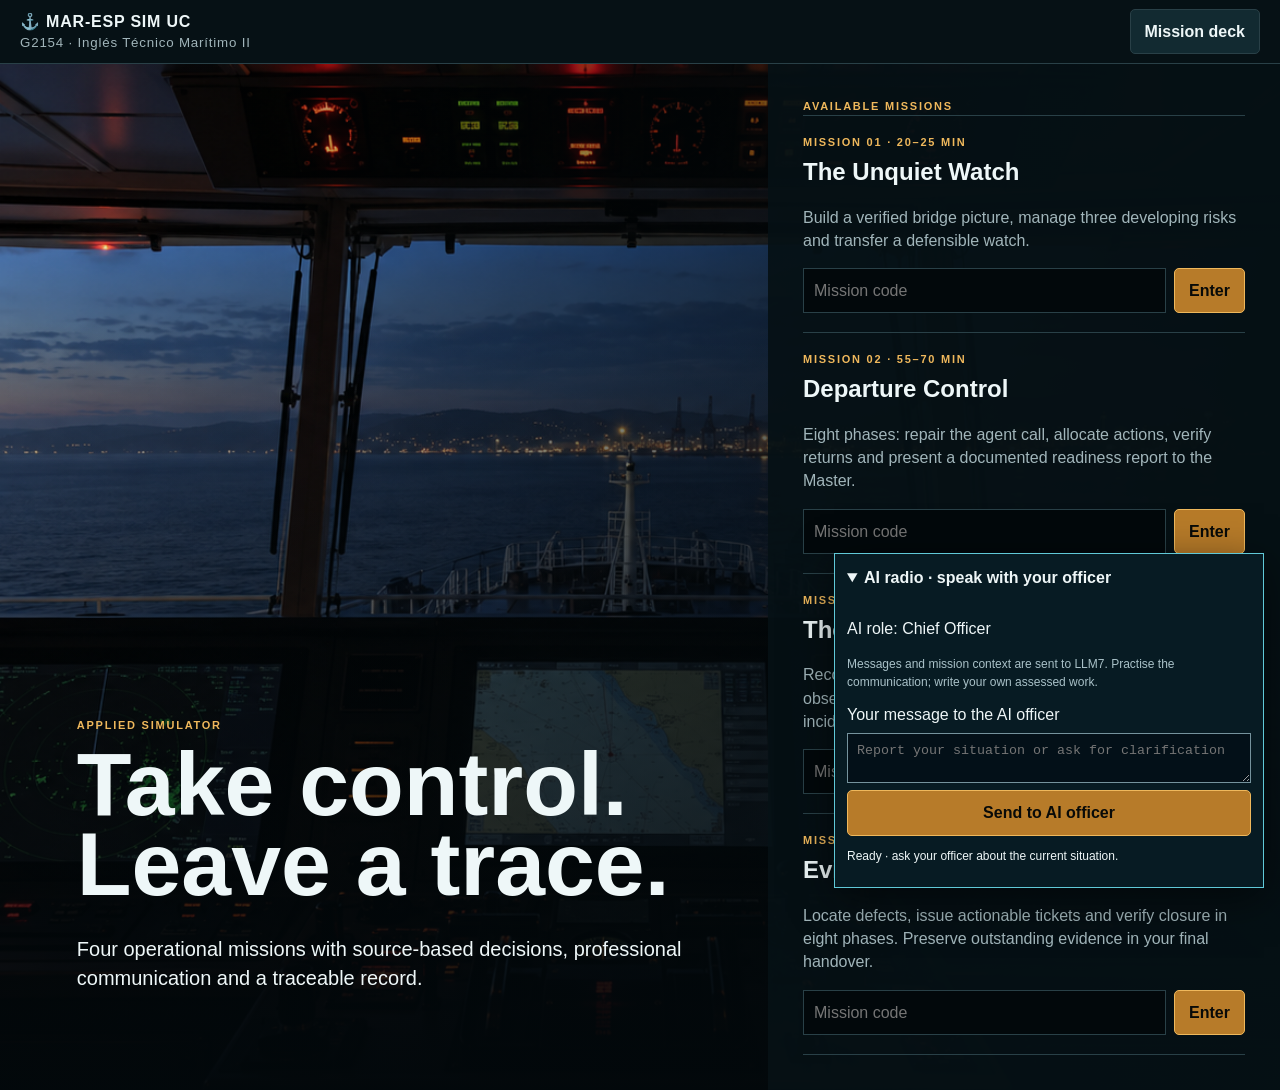
<file: itm2-missions/index.html>
<!doctype html><html lang="en"><head><meta charset="utf-8"><meta name="viewport" content="width=device-width,initial-scale=1"><script>if(["m2","m3","m4"].includes(new URLSearchParams(location.search).get("mission")))location.replace("operations.html"+location.search);</script><title>MAR-ESP SIM UC · ITM II</title><style>
:root{--bg:#02080b;--p:#08171b;--p2:#10252b;--line:#294047;--ink:#eef7f8;--muted:#a1b5ba;--cyan:#78d8df;--green:#7bd49d;--amber:#efb85c;--red:#e66b61}*{box-sizing:border-box}html,body{margin:0;background:var(--bg);color:var(--ink);font:16px/1.45 Inter,Arial,sans-serif}.screen{display:none;min-height:100vh}.screen.active{display:block}.hidden{display:none!important}button,input{font:inherit}.btn{border:1px solid var(--line);border-radius:5px;background:#122a31;color:var(--ink);padding:10px 14px;font-weight:750;cursor:pointer}.btn:hover{border-color:var(--cyan)}.btn.primary{background:#b77b29;border-color:var(--amber);color:#080a08}.btn:disabled{opacity:.4}.top{height:64px;display:flex;align-items:center;justify-content:space-between;padding:0 20px;background:#061115;border-bottom:1px solid var(--line);position:relative;z-index:30}.brand{font-weight:900;letter-spacing:.05em}.brand small{display:block;color:var(--muted);font-weight:400}.eyebrow{font-size:11px;text-transform:uppercase;letter-spacing:.16em;color:var(--amber);font-weight:850}.home{min-height:calc(100vh - 64px);display:grid;grid-template-columns:1.2fr .8fr;background:linear-gradient(90deg,transparent,#02080be8),url('assets/bridge-watch.jpg') center/cover}.hero{padding:6vw;display:flex;flex-direction:column;justify-content:flex-end;background:linear-gradient(0deg,#02080bf5,transparent 75%)}.hero h1{font-size:clamp(48px,7vw,90px);line-height:.9;margin:10px 0}.hero p{max-width:650px;font-size:20px}.deck{padding:35px;background:#061115ee;display:flex;flex-direction:column;justify-content:center}.card{border-top:1px solid var(--line);padding:19px 0}.card:last-child{border-bottom:1px solid var(--line)}.card h2{margin:4px 0}.card p{color:var(--muted)}.code{display:grid;grid-template-columns:1fr auto;gap:8px}.code input{background:#02080b;border:1px solid var(--line);color:var(--ink);padding:10px}.brief{min-height:calc(100vh - 64px);display:grid;place-items:center;padding:24px;background:linear-gradient(135deg,#0b2026,#02080b)}.briefbox{width:min(930px,100%);padding:50px;background:var(--p);border:1px solid var(--line);border-left:5px solid var(--amber)}.briefbox h1{font-size:clamp(45px,7vw,76px);line-height:.92;margin:12px 0}.briefgrid{display:grid;grid-template-columns:1fr 1fr;gap:15px;margin:25px 0}.briefgrid div{border-top:1px solid var(--line);padding-top:10px}.briefgrid b{color:var(--cyan);display:block}.briefgrid span{color:var(--muted)}
.sim{height:calc(100vh - 64px);display:grid;grid-template-columns:285px 1fr 315px;overflow:hidden}.rail,.lograil{background:#061115;padding:18px;overflow:auto}.rail{border-right:1px solid var(--line)}.lograil{border-left:1px solid var(--line)}.rail h1{margin:5px 0}.clock{font:800 25px monospace;color:var(--amber);margin:15px 0 4px}.progress{height:7px;background:#172a30;margin-bottom:18px}.progress i{display:block;height:100%;background:var(--green);transition:.3s}.objective{padding:12px;background:var(--p2);border-left:3px solid var(--amber);margin-bottom:14px}.steps{display:grid;gap:7px}.step{color:var(--muted);font-size:14px}.step:before{content:'○';color:var(--amber);margin-right:8px}.step.done{color:#ddf5e5}.step.done:before{content:'✓';color:var(--green)}.meter{height:9px;background:#1b2c31;margin-top:8px}.meter i{display:block;height:100%;background:linear-gradient(90deg,var(--green),var(--amber),var(--red))}.stage{overflow:auto;background:linear-gradient(#02080b4d,#02080ba8),url('assets/bridge-watch.jpg') center/cover}.stage.office{background-image:linear-gradient(#02080b5c,#02080bd8),url('assets/radio-room.jpg')}.workspace{min-height:100%;padding:22px}.stage h2{font-size:31px;margin:3px 0 14px}.panels{display:grid;grid-template-columns:1fr 1fr;gap:12px}.panel,.event,.final{background:#061115ef;border:1px solid var(--line);padding:16px}.panel{min-height:155px}.panel h3,.event h3{margin:4px 0 8px}.data{white-space:pre-line;color:var(--cyan);font:700 14px monospace}.event{margin-top:13px;border-color:#826a3f}.event.alert{border-color:var(--red)}.choices{display:grid;gap:8px;margin-top:12px}.choice{text-align:left}.choice span{display:block;color:var(--muted);font-size:13px}.dispatch{display:grid;grid-template-columns:repeat(2,1fr);gap:9px}.case{background:var(--p);border:1px solid var(--line);padding:11px}.case.ok{border-color:var(--green)}.case h4{margin:0}.case small{color:var(--muted)}.log{display:grid;gap:10px}.entry{border-left:2px solid var(--line);padding-left:10px}.entry b{font-size:13px;display:block}.entry span{font-size:13px;color:var(--muted)}.line{padding:9px;background:#071418;border-left:3px solid var(--green);margin-top:7px}.debrief{padding:30px;min-height:calc(100vh - 64px)}.debrief>div{max-width:1050px;margin:auto}.debrief h1{font-size:clamp(45px,6vw,75px)}.scores{display:grid;grid-template-columns:repeat(3,1fr);gap:12px}.score,.packet{background:var(--p);border:1px solid var(--line);padding:17px}.score{border-top:3px solid var(--cyan)}.score b{font-size:31px;display:block}.toast{position:fixed;top:76px;left:50%;transform:translateX(-50%);background:var(--p2);border:1px solid var(--line);padding:11px 15px;opacity:0;z-index:100;pointer-events:none}.toast.show{opacity:1}@media(max-width:1000px){.sim{grid-template-columns:240px 1fr}.lograil{display:none}}@media(max-width:700px){.home,.sim{grid-template-columns:1fr}.hero{min-height:52vh}.briefgrid,.panels,.scores,.dispatch{grid-template-columns:1fr}.sim{height:auto}.rail{border:0}.stage{min-height:700px}.top{height:auto;padding:9px 12px}.brand small{display:none}}
.formgrid{display:grid;grid-template-columns:repeat(2,1fr);gap:12px}.field{display:grid;gap:5px}.field label{font-weight:750}.field select,.field textarea{width:100%;background:#02080b;color:var(--ink);border:1px solid var(--line);padding:10px}.field textarea{min-height:230px;resize:vertical}.production{background:#061115f2;border:1px solid var(--line);padding:18px}.scaffold{display:grid;grid-template-columns:repeat(3,1fr);gap:7px;margin:12px 0}.scaffold span{padding:8px;background:var(--p2);border-left:2px solid var(--cyan);font-size:13px}.ai-review{margin-top:12px;padding:14px;background:#0c2026;border:1px solid var(--line);white-space:pre-wrap}.wordcount{color:var(--amber);font:700 13px monospace}@media(max-width:700px){.formgrid,.scaffold{grid-template-columns:1fr}}.chat{display:grid;gap:9px;max-height:330px;overflow:auto;margin:12px 0}.bubble{max-width:88%;padding:10px 12px;background:#10272e;border:1px solid var(--line)}.bubble.agent{justify-self:start;border-left:3px solid var(--cyan)}.bubble.student{justify-self:end;border-right:3px solid var(--amber)}.chatrow{display:grid;grid-template-columns:1fr auto;gap:8px}.chatrow input{background:#02080b;color:var(--ink);border:1px solid var(--line);padding:10px}</style></head><body><header class="top"><div class="brand">⚓ MAR-ESP SIM UC<small>G2154 · Inglés Técnico Marítimo II</small></div><button class="btn" data-home>Mission deck</button></header>
<main id="home" class="screen active"><section class="home"><div class="hero"><div class="eyebrow">Applied simulator</div><h1>Take control.<br>Leave a trace.</h1><p>Four operational missions with source-based decisions, professional communication and a traceable record.</p></div><aside class="deck"><div class="eyebrow">Available missions</div><div id="list"></div></aside></section></main>
<main id="brief" class="screen"><section class="brief"><div id="briefbox" class="briefbox"></div></section></main>
<main id="mission" class="screen"><section class="sim"><aside class="rail"><div class="eyebrow" id="mno"></div><h1 id="mname"></h1><p id="role"></p><div class="clock" id="clock">00:00</div><div class="progress"><i id="progress"></i></div><div class="objective"><b>CURRENT OBJECTIVE</b><div id="objective"></div></div><div id="steps" class="steps"></div><div class="eyebrow" style="margin-top:18px">Operational exposure</div><div class="meter"><i id="risk"></i></div></aside><section id="stage" class="stage"><div class="workspace"><div class="eyebrow" id="zone"></div><h2 id="title"></h2><div id="body"></div></div></section><aside class="lograil"><div class="eyebrow">Trace</div><h2>Operational log</h2><div id="log" class="log"></div></aside></section></main>
<main id="debrief" class="screen"><section class="debrief"><div><div class="eyebrow">After-action review</div><h1 id="dtitle"></h1><p>This review records the operational path. It does not infer language learning or professional competence.</p><div id="scores" class="scores"></div><div id="packet" class="packet" style="margin-top:14px"></div><div style="display:flex;gap:8px;margin-top:15px"><button class="btn primary" data-home>Return</button><button class="btn" onclick="window.print()">Print / PDF</button><button class="btn" id="replay">Replay</button></div></div></section></main><div id="toast" class="toast"></div>
<script src="../assets/ai-dialogue-policy.js?v=20260922b"></script><script src="../assets/maritime-ai.js?v=20260922b"></script><script>
const M={m1:{code:'mision1',no:'MISSION 01',title:'The Unquiet Watch',time:'20–25 min',role:'Relieving watchkeeper',summary:'Build a verified bridge picture, manage three developing risks and transfer a defensible watch.'},m2:{code:'mision2',no:'MISSION 02',title:'Departure Control',time:'20–25 min',role:'Deck operations coordinator',summary:'Coordinate access, documentation and deck safety while a weather front compresses the departure window.'}};const $=s=>document.querySelector(s),$$=s=>[...document.querySelectorAll(s)];let a={id:null,score:0,risk:25,logs:[],start:0,timer:null,pre:{},post:{},draft:'',agentTurns:[],m1:{seen:[],selected:[]},m2:{at:0,orders:[]}};const q=new URLSearchParams(location.search),participant=q.get('participant')||'local';function show(x){$$('.screen').forEach(n=>n.classList.remove('active'));$('#'+x).classList.add('active')}function toast(x){$('#toast').textContent=x;$('#toast').classList.add('show');setTimeout(()=>$('#toast').classList.remove('show'),2200)}function log(x,y,g='neutral'){a.logs.push({t:new Date().toLocaleTimeString([],{hour:'2-digit',minute:'2-digit'}),x,y,g});$('#log').innerHTML=a.logs.map(z=>`<div class="entry"><b>${z.t} · ${z.x}</b><span>${z.y}</span></div>`).join('')}function risk(v){a.risk=Math.max(0,Math.min(100,v));$('#risk').style.width=a.risk+'%'}function phase(n,x){$('#progress').style.width=n*20+'%';$('#objective').textContent=x}function done(x){$('#'+x)?.classList.add('done')}function clock(){clearInterval(a.timer);a.start=Date.now();a.timer=setInterval(()=>{let s=Math.floor((Date.now()-a.start)/1000);$('#clock').textContent=String(Math.floor(s/60)).padStart(2,'0')+':'+String(s%60).padStart(2,'0')},1000)}Object.assign(M,{m3:{code:'mision3',no:'MISSION 03',title:'The Missing Target',time:'60–80 min',role:'Evidence analyst',summary:'Reconstruct traffic evidence in eight phases, distinguish observations from later findings and prepare a sourced incident report.'},m4:{code:'mision4',no:'MISSION 04',title:'Evidence Before Clearance',time:'60–80 min',role:'Inspection coordinator',summary:'Locate defects, issue actionable tickets and verify closure in eight phases. Preserve outstanding evidence in your final handover.'}});M.m2.time='55–70 min';M.m2.summary='Eight phases: repair the agent call, allocate actions, verify returns and present a documented readiness report to the Master.';function renderList(){$('#list').innerHTML=Object.entries(M).map(([id,m])=>`<article class="card"><div class="eyebrow">${m.no} · ${m.time}</div><h2>${m.title}</h2><p>${m.summary}</p><div class="code"><input id="c-${id}" type="password" placeholder="Mission code"><button class="btn primary" data-enter="${id}">Enter</button></div></article>`).join('')}function enter(id){if(id!=='m1'){const params=new URLSearchParams(location.search);params.set('mission',id);location.href='operations.html?'+params;return;}let v=$('#c-'+id).value.trim().toLowerCase();if(v!==M[id].code&&v!=='unicantest')return toast('Use '+M[id].code+' or unicantest.');a.id=id;let m=M[id];$('#briefbox').innerHTML=`<div class="eyebrow">${m.no} · ${m.time}</div><h1>${m.title}</h1><p>${m.summary}</p><div class="briefgrid"><div><b>Your role</b><span>${m.role}</span></div><div><b>Operational outcome</b><span>A traceable handover or departure decision.</span></div><div><b>Activity pattern</b><span>Five changing phases, not a classroom listening or writing worksheet.</span></div><div><b>Completion</b><span>Resolve events and close the final operational chain.</span></div></div><button class="btn primary" id="launch">Start mission</button>`;show('brief')}function begin(){a.score=0;a.risk=25;a.logs=[];a.pre={};a.post={};a.draft='';a.agentTurns=[];a.aiConversation=[];a.aiRun=(a.aiRun||0)+1;show('mission');window.resetMissionAI?.();let m=M[a.id];$('#mno').textContent=m.no;$('#mname').textContent=m.title;$('#role').textContent=m.role;$('#stage').className='stage '+(a.id==='m2'?'office':'');readiness()}
const systems={radar:['Radar / ARPA','CONTACT A: CPA 0.7 NM · TCPA 14 min\nCONTACT B: opening'],position:['Position / route','43°27.6′N 003°47.2′W\nCOG 184° · SOG 8.4 kn · XTE 0.03'],weather:['Weather / visual','Visibility 3.0 NM and falling\nWind SW 18 kn · 1006 hPa'],orders:['Standing orders','Call Master if visibility < 2 NM\nLog CPA below 0.5 NM']};function steps1(){$('#steps').innerHTML='<span id="a1" class="step">Cross-check four sources</span><span id="a2" class="step">Resolve traffic risk</span><span id="a3" class="step">Act on visibility threshold</span><span id="a4" class="step">Resolve position conflict</span><span id="a5" class="step">Transfer the watch</span>'}function start1(){a.m1={seen:[],selected:[]};steps1();phase(1,'Cross-check four independent sources before accepting the watch.');$('#zone').textContent='Bridge · 07:48';$('#title').textContent='Relief due in twelve minutes';$('#body').innerHTML=`<div class="panels">${Object.entries(systems).map(([k,v])=>`<article class="panel"><div class="eyebrow">SOURCE</div><h3>${v[0]}</h3><div class="data">${v[1]}</div><button class="btn" data-check="${k}" style="margin-top:12px">Cross-check and log</button></article>`).join('')}</div>`;log('Watch relief started','No source accepted without cross-check.')}function check(k,el){if(a.m1.seen.includes(k))return;a.m1.seen.push(k);el.disabled=true;a.score+=6;log('Checked '+systems[k][0],systems[k][1].replaceAll('\n','; '),'good');if(a.m1.seen.length===4){done('a1');setTimeout(traffic,500)}}function traffic(){phase(2,'Measured CPA is falling. Respond before the standing-order threshold is crossed.');$('#title').textContent='Traffic picture changing';$('#body').innerHTML=`<div class="panels"><article class="panel"><h3>ARPA UPDATE</h3><div class="data">Range 1.9 NM\nCPA 0.38 NM ↓\nTCPA 09 min\nBearing steady</div></article><article class="panel"><h3>Harbour Control</h3><p>“Aurora, outbound traffic crossing ahead. Report your intentions.”</p></article></div>${event('DECISION 1','What do you communicate and do?',[['t-good','Notify OOW/Master, report measured CPA/TCPA and reduce speed pending assessment.'],['t-call','Order the other vessel to alter course immediately.'],['t-wait','Wait until CPA is below 0.2 NM.']])}`}
function event(k,h,choices){return `<div class="event alert"><div class="eyebrow">${k}</div><h3>${h}</h3><div class="choices">${choices.map(x=>`<button class="btn choice" data-action="${x[0]}">${x[1]}</button>`).join('')}</div></div>`}function action(k){if(k[0]==='c')return caseAction(k);if(k[0]==='r')return releaseAction(k);if(k[0]==='t'){grade(k==='t-good','Traffic response',k==='t-good'?'Measured data reported and authority transferred.':'Action delayed or exceeded available authority.','a2');setTimeout(visibility,450)}else if(k[0]==='v'){grade(k==='v-good','Visibility response',k==='v-good'?'Standing order triggered with factual report.':'Threshold ignored or closure invented.','a3');setTimeout(position,450)}else{grade(k==='p-good','Position response',k==='p-good'?'Independent fix used; GNSS fault preserved for handover.':'Contradictory source accepted without verification.','a4');setTimeout(handover,450)}}function grade(ok,x,y,s){a.score+=ok?20:4;risk(a.risk+(ok?-6:18));log(x,y,ok?'good':'bad');done(s)}function visibility(){phase(3,'Visibility is now below the standing-order threshold.');$('#title').textContent='Visibility alarm';$('#body').innerHTML=`<div class="panels"><article class="panel"><h3>Visual observation</h3><div class="data">Visibility 1.8 NM\nEntrance lights intermittent\nNo closure message</div></article><article class="panel"><h3>Standing order</h3><p>Call Master below 2 NM.</p></article></div>${event('DECISION 2','Choose the bridge response',[['v-good','Call Master; report 1.8 NM and intermittent lights; maintain watch.'],['v-invent','Announce that the harbour is closed.'],['v-wait','Wait for the next weather report.']])}`}function position(){phase(4,'Resolve conflicting navigation data before relief.');$('#title').textContent='Position disagreement';$('#body').innerHTML=`<div class="panels"><article class="panel"><h3>ECDIS</h3><div class="data">XTE 0.31 NM PORT\nPOSITION AGE 00:04</div></article><article class="panel"><h3>Independent fix</h3><div class="data">Radar/visual XTE 0.04 NM\nGNSS 1 integrity warning</div></article></div>${event('DECISION 3','Which source controls the watch picture?',[['p-good','Use radar/visual fix, isolate GNSS 1 and log the warning.'],['p-bad','Accept ECDIS because it is the primary display.']])}`}const lines=['Position independently verified; GNSS 1 warning remains active.','Contact A CPA 0.38 NM / TCPA 09 min; Master notified.','Visibility 1.8 NM; restricted-visibility monitoring initiated.','Harbour closed and pilotage suspended.','All equipment fully serviceable.','Continue VHF guard; monitor Contact A and GNSS 1.'];function handover(){phase(5,'Select exactly four defensible lines for the relieving OOW.');$('#title').textContent='Final watch transfer';$('#body').innerHTML=`<div class="panel"><h3>Select four lines</h3><div class="choices">${lines.map((x,i)=>`<button class="btn choice" data-line="${i}">${x}</button>`).join('')}</div><div id="selected"></div><button id="finish1" class="btn primary" disabled style="margin-top:12px">Transfer watch</button></div>`}function line(i,el){if(a.m1.selected.includes(i)){a.m1.selected=a.m1.selected.filter(x=>x!==i);el.style.borderColor=''}else if(a.m1.selected.length<4){a.m1.selected.push(i);el.style.borderColor='var(--green)'}$('#selected').innerHTML=a.m1.selected.map(x=>`<div class="line">${lines[x]}</div>`).join('');$('#finish1').disabled=a.m1.selected.length!==4}function finish1(){let ok=[0,1,2,5].every(x=>a.m1.selected.includes(x));grade(ok,'Watch transferred',ok?'Verified facts and unresolved monitoring transferred.':'Unsupported certainty entered the handover.','a5');agentInteraction()}
const cases=[['permit','Engine-room contractor','Permit exists but Chief Engineer signature is blank.','Hold access. Obtain the signature before entry and report when valid.',['Allow entry with escort.','Tell the contractor to be careful.']],['gangway','Gangway watch','Unlisted technician arrives; agent says he is expected.','Keep him at the gangway. Verify identity and agent authorisation before access.',['Let him board because he is expected.','Send him to the engine room.']],['manifest','Cargo desk','Signed manifest copy is due before 1200; page 4 is missing.','Request the complete signed copy now; verify page 4 and send before 1200.',['Send the incomplete copy.','Check the papers later.']],['deck','Aft access route','Heavy rain starts; a loose light cable crosses the route.','Suspend access. Isolate and secure the cable before reopening the route.',['Ask crew to walk carefully.','Leave it until after departure.']]];function steps2(){$('#steps').innerHTML='<span id="b1" class="step">Establish constraints</span><span id="b2" class="step">Control access permit</span><span id="b3" class="step">Verify visitor</span><span id="b4" class="step">Complete documentation</span><span id="b5" class="step">Control deck hazard</span>'}function start2(){a.m2={at:0,orders:[]};steps2();phase(1,'Identify the four controls that can stop departure.');$('#zone').textContent='Ship office / deck · 11:32';$('#title').textContent='Departure window: 12:15';$('#body').innerHTML=`<div class="panels"><article class="panel"><h3>MV Aurora</h3><div class="data">ETD 1215\nPilot confirmed\nRain front ETA 8 min</div></article><article class="panel"><h3>Open controls</h3><p>Access permit · visitor identity · manifest copy · aft route</p></article></div><div class="final"><h3>Your authority</h3><p>Coordinate, hold, verify and assign. Do not invent authorisation.</p><button id="cases" class="btn primary">Open live operations board</button></div>`;log('Departure coordination opened','Four controls identified.')}function renderCase(){let c=cases[a.m2.at];if(!c)return release();phase(Math.min(5,a.m2.at+2),'Resolve the live case with a role-specific, sequenced instruction.');$('#title').textContent=c[1];$('#body').innerHTML=`<div class="dispatch">${cases.map((x,i)=>`<div class="case ${i<a.m2.at?'ok':''}"><h4>${x[1]}</h4><small>${i<a.m2.at?'CLOSED':'PENDING'}</small></div>`).join('')}</div>${event('LIVE MESSAGE '+(a.m2.at+1)+'/4',c[2],[['c-good',c[3]],['c-bad0',c[4][0]],['c-bad1',c[4][1]]])}`}function caseAction(k){let c=cases[a.m2.at],ok=k==='c-good',instruction=ok?c[3]:c[4][Number(k.slice(-1))];a.m2.orders.push([c[1],instruction]);grade(ok,c[1],ok?'Control closed with role, action and condition.':'Message answered without controlling the risk.','b'+(a.m2.at+2));a.m2.at++;setTimeout(renderCase,450)}function release(){$('#title').textContent='Departure release conference';$('#body').innerHTML=`<div class="panel"><h3>Instruction record</h3>${a.m2.orders.map(x=>`<div class="line"><b>${x[0]}</b><br>${x[1]}</div>`).join('')}</div>${event('FINAL AUTHORITY DECISION','When can departure be released?',[['r-good','Only after responsible officers confirm every critical corrective action.'],['r-now','Now, because all four messages were answered.'],['r-cancel','Cancel the voyage indefinitely.']])}`}function releaseAction(k){let ok=k==='r-good';a.score+=ok?18:4;risk(a.risk+(ok?-8:18));log('Release decision',ok?'Release tied to named completion confirmations.':'Response confused message completion with operational control.',ok?'good':'bad');agentInteraction()}


function rating(n,l){return `<div class="field"><label>${l}</label><select data-rating="${n}"><option value="">Select 1–5</option>${[1,2,3,4,5].map(x=>`<option>${x}</option>`).join('')}</select></div>`}
function readiness(){phase(0,'Complete the readiness check.');$('#zone').textContent='Readiness station';$('#title').textContent='Before entering the operation';$('#steps').innerHTML='<span class="step">Readiness check</span><span class="step">Operational simulation</span><span class="step">Professional production</span><span class="step">AI officer dialogue</span><span class="step">After-action debrief</span>';$('#body').innerHTML=`<div class="production"><div class="eyebrow">PRE-MISSION QUESTIONNAIRE</div><h3>Operational readiness</h3><div class="formgrid">${rating('confidence','Confidence')}${rating('terms','Terminology familiarity')}${rating('genre','Genre confidence')}${rating('pressure','Expected difficulty')}</div><div class="field"><label>Expected communication challenge</label><textarea id="preOpen" style="min-height:90px"></textarea></div><button class="btn primary" id="startOps">Enter operational environment</button></div>`}
function collectRatings(id){const o={};$$('[data-rating]').forEach(x=>o[x.dataset.rating]=x.value);o.comment=$('#'+id)?.value||'';return o}
function agentInteraction(){phase(5,'Discuss your decisions with the AI officer, then write your own professional record.');$('#title').textContent='AI officer debrief';$('#body').innerHTML='<div class="production"><h3>Discuss your operational decisions</h3><p>The AI officer is available in the AI radio panel throughout this mission. Ask for clarification or report your decision and supporting evidence.</p><p>The conversation is saved with your mission. AI availability does not block your work.</p><button class="btn primary" id="toProduction">Open professional writing terminal</button></div>';document.getElementById('mission-ai-dock').open=true;}
function sendAgent(){return sendMissionAI();}
function production(){phase(5,'Produce the professional record generated by your decisions.');$('#zone').textContent='Communication terminal';const one=a.id==='m1',genre=one?'Bridge log and watch-handover note':'Departure coordination report',brief=one?'Write 140–220 words for the relieving OOW. Separate confirmed position, traffic, visibility, action and monitoring.':'Write 160–240 words for the Chief Officer. Record controls, roles, conditions and release status.',parts=one?['Time / situation','Checked sources','Traffic data','Visibility','Action taken','Monitoring next']:['Departure context','Access control','Identity check','Document deadline','Deck hazard','Release condition'];$('#title').textContent=genre;$('#body').innerHTML=`<div class="production"><div class="eyebrow">REQUIRED ESP OUTPUT</div><h3>${genre}</h3><p>${brief}</p><div class="scaffold">${parts.map(x=>`<span>${x}</span>`).join('')}</div><div class="field"><label>Professional record</label><textarea id="draft" placeholder="Use the operational trace. Do not invent facts."></textarea><span id="wc" class="wordcount">0 words · autosaved</span></div><div style="display:flex;gap:8px;margin-top:12px"><button class="btn primary" id="submitDraft">Continue</button></div></div>`;$('#draft').value=localStorage.getItem('maresp_draft_'+participant+'_'+a.id)||'';updateWords()}
function updateWords(){if(!$('#draft'))return;$('#wc').textContent=$('#draft').value.trim().split(/\s+/).filter(Boolean).length+' words · autosaved'}
function postQuestionnaire(){a.draft=$('#draft').value.trim();if(a.draft.split(/\s+/).filter(Boolean).length<100)return toast('Develop the record to at least 100 words.');localStorage.setItem('maresp_draft_'+participant+'_'+a.id,a.draft);$('#zone').textContent='After-action station';$('#title').textContent='Operational debrief';$('#body').innerHTML=`<div class="production"><div class="eyebrow">POST-MISSION QUESTIONNAIRE</div><h3>Review the experience</h3><div class="formgrid">${rating('realism','Operational realism')}${rating('difficulty','Difficulty')}${rating('evidence','Operational information')}${rating('scaffold','Genre scaffold')}${rating('confidenceAfter','Confidence after')}${rating('interface','Interface clarity')}</div><div class="field"><label>What communication choice would you change?</label><textarea id="postOpen" style="min-height:100px"></textarea></div><button class="btn primary" id="completeMission">Complete and save</button></div>`}
function finish(){clearInterval(a.timer);let elapsed=Math.floor((Date.now()-a.start)/1000),r={mission:a.id,participant,score:Math.min(100,a.score),risk:a.risk,elapsedSeconds:elapsed,logs:a.logs,preQuestionnaire:a.pre,postQuestionnaire:a.post,draft:a.draft,agentTurns:a.agentTurns,aiConversation:a.aiConversation||[],completionStatus:'complete',completedAt:new Date().toISOString()};try{localStorage.setItem('maresp_itm2_run_'+participant+'_'+a.id,JSON.stringify(r))}catch(e){}show('debrief');$('#dtitle').textContent=M[a.id].title+' complete';$('#scores').innerHTML=`<div class="score"><b>${r.score}</b><span>decision score / 100</span></div><div class="score"><b>${r.risk}</b><span>residual exposure / 100</span></div><div class="score"><b>${Math.floor(elapsed/60)}:${String(elapsed%60).padStart(2,'0')}</b><span>active time</span></div>`;$('#packet').innerHTML='<h3>Professional production</h3><p>'+a.draft.replaceAll('\n','<br>')+'</p>'+'<h3>Operational record</h3>'+a.logs.map(x=>`<p><b>${x.t} · ${x.x}</b><br>${x.y}</p>`).join('');$('#replay').dataset.id=a.id;if(parent!==window)parent.postMessage({type:'maresp-mission-result',missionId:a.id==='m1'?'itm2_live_m1':'itm2_live_m2',result:r},'*')}function home(){clearInterval(a.timer);if(q.get('from')==='platform'&&parent!==window)return parent.postMessage({type:'maresp-close-mission'},'*');show('home')}

document.addEventListener('click',e=>{let x=e.target.closest('[data-enter]');if(x)return enter(x.dataset.enter);if(e.target.closest('[data-home]'))return home();if(e.target.id==='launch')return begin();if(e.target.id==='startOps'){a.pre=collectRatings('preOpen');clock();return a.id==='m1'?start1():start2()}if(e.target.id==='sendAgent')return sendAgent();if(e.target.id==='toProduction')return production();if(e.target.id==='submitDraft')return postQuestionnaire();if(e.target.id==='completeMission'){a.post=collectRatings('postOpen');return finish()}x=e.target.closest('[data-check]');if(x)return check(x.dataset.check,x);x=e.target.closest('[data-action]');if(x)return action(x.dataset.action);x=e.target.closest('[data-line]');if(x)return line(+x.dataset.line,x);if(e.target.id==='finish1')return finish1();if(e.target.id==='cases'){done('b1');return renderCase()}x=e.target.closest('[data-case]');if(x)return caseAction(x.dataset.case);x=e.target.closest('[data-release]');if(x)return releaseAction(x.dataset.release)});document.addEventListener('input',e=>{if(e.target.id==='draft'){localStorage.setItem('maresp_draft_'+participant+'_'+a.id,e.target.value);updateWords()}});$('#replay').onclick=()=>{a.id=$('#replay').dataset.id;begin()};renderList();let requested=q.get('mission');if(M[requested]){a.id=requested;begin()}
</script><script src="mission-ai.js?v=20260922b"></script></body></html>
</file>
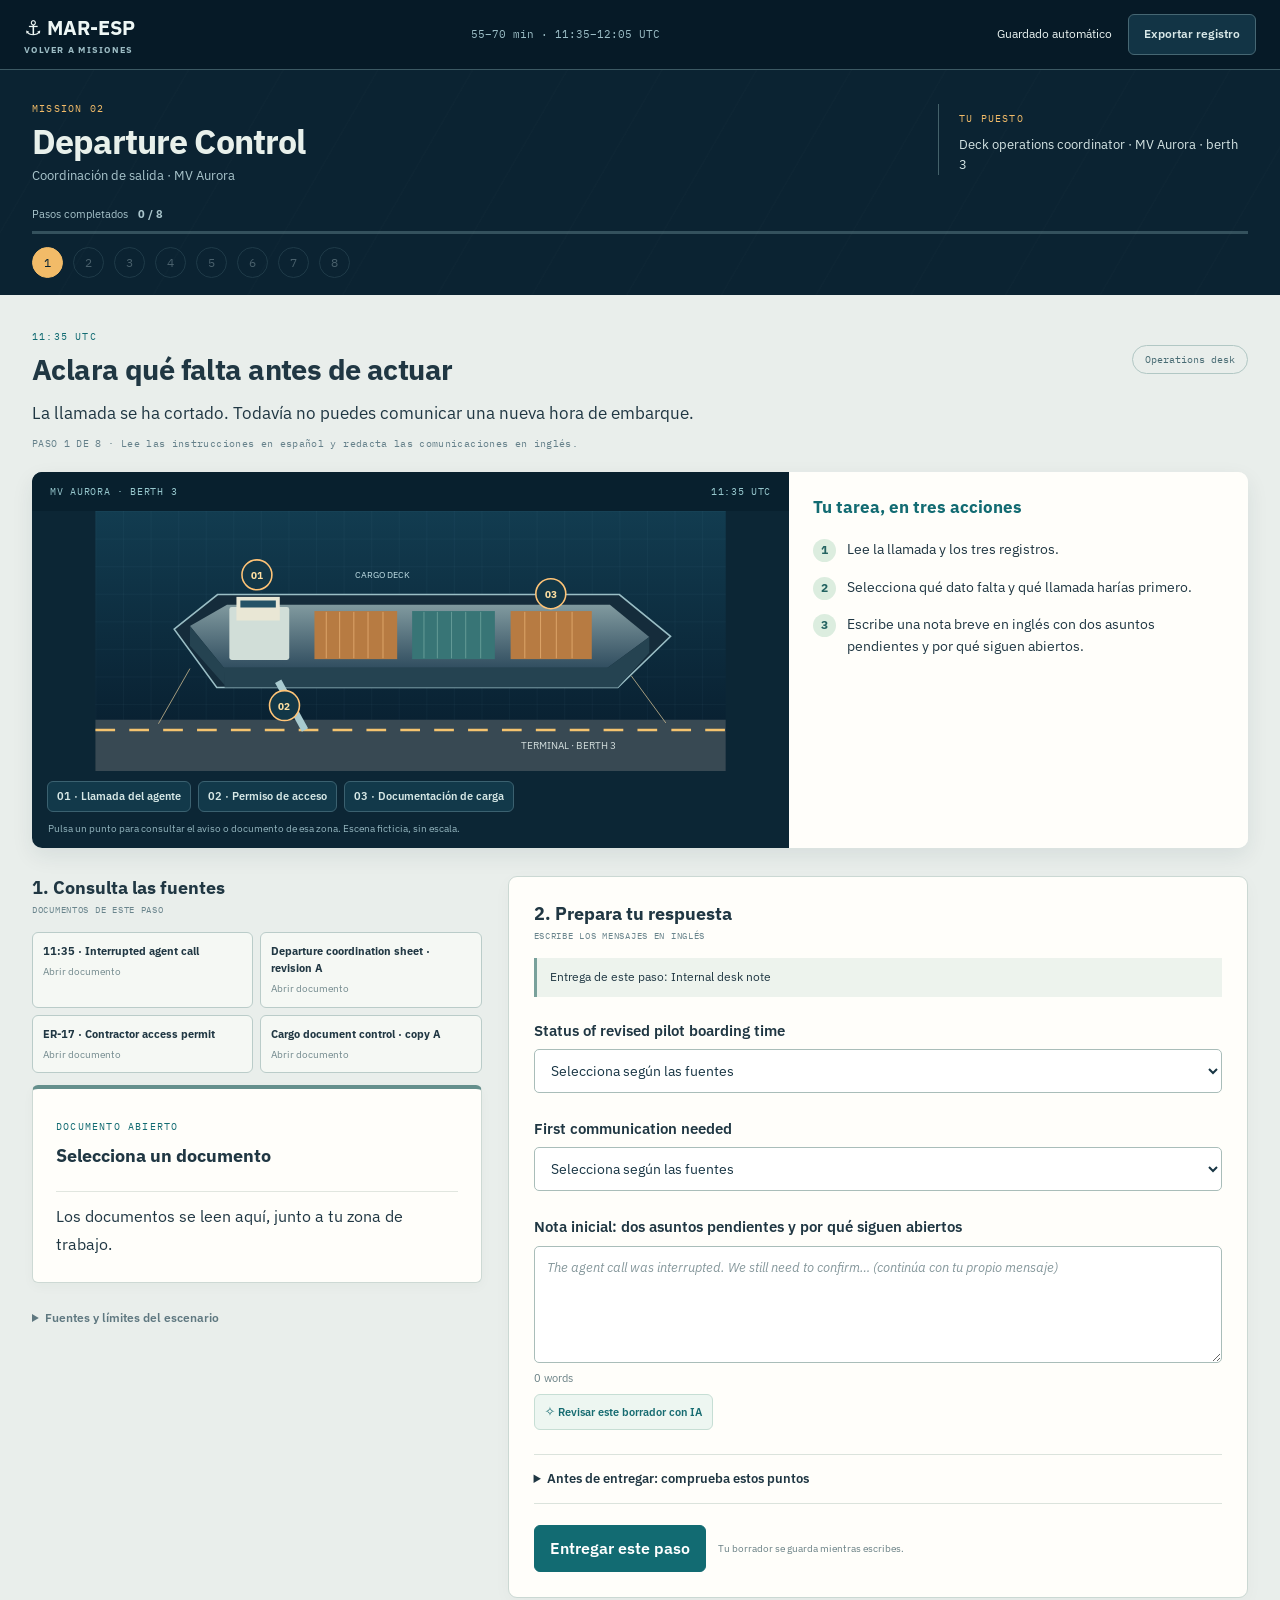
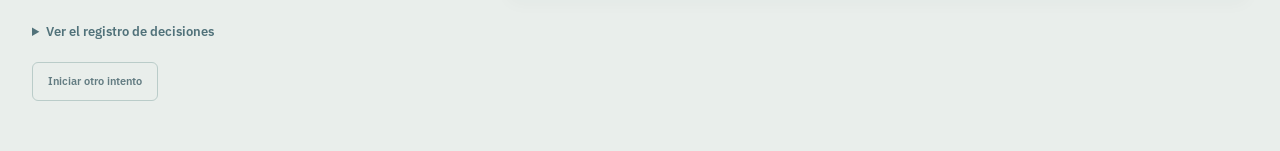
<file: itm2-missions/operations.html>
<!doctype html>
<html lang="es"><head><meta charset="utf-8"><meta name="viewport" content="width=device-width, initial-scale=1"><title>MAR-ESP · Misiones</title><link rel="stylesheet" href="operations/style.css?v=20260924-ui3"><script defer src="../assets/ai-dialogue-policy.js?v=20260924"></script><script defer src="../assets/maritime-ai.js?v=20260924"></script><script defer src="operations/missions.js?v=20260924-ui3"></script><script defer src="operations/guide.js?v=20260924-ui3"></script><script defer src="operations/core.js?v=20260924"></script><script defer src="operations/ai-context.js?v=20260924-ui3"></script><script defer src="operations/scenes.js?v=20260924-ui3"></script><script defer src="operations/app.js?v=20260924-ui3"></script></head><body>
<header class="mast"><a href="index.html" id="back">⚓ MAR-ESP <span>VOLVER A MISIONES</span></a><div id="mission-meta"></div><div class="mast-actions"><span id="save-status" role="status">Guardado automático</span><button id="download-top">Exportar registro</button></div></header>
<div id="app"><header class="rail"><div class="mission-heading"><div><span class="eyebrow" id="mission-no"></span><h1 id="mission-title"></h1><p id="mission-subtitle"></p></div><div class="assignment"><span class="eyebrow">TU PUESTO</span><p id="assignment"></p></div></div><div class="progress-head"><span>Pasos completados</span><b id="progress-label"></b></div><div class="progress-track"><i id="progress-bar"></i></div><nav id="steps" aria-label="Pasos de la misión"></nav></header>
<main id="workspace"><div class="phase-top"><div><span class="eyebrow" id="phase-time"></span><h2 id="phase-title"></h2></div><span id="phase-kind" class="badge"></span></div><p id="objective" class="objective"></p><div id="briefing"></div><div class="scene-brief"><div id="visual"></div><div class="guide-card"><h3>Tu tarea, en tres acciones</h3><ol id="action-guide" aria-label="Qué tienes que hacer"></ol></div></div><div class="workbench"><section class="source-section"><div class="section-head"><h3>1. Consulta las fuentes</h3><span>DOCUMENTOS DE ESTE PASO</span></div><div id="documents"></div><section id="document-dialog" class="document-reader" aria-live="polite"><span class="eyebrow">DOCUMENTO ABIERTO</span><h3 id="doc-title">Selecciona un documento</h3><p id="doc-ref" class="source-ref"></p><div id="doc-body">Los documentos se leen aquí, junto a tu zona de trabajo.</div></section><details class="source-details"><summary>Fuentes y límites del escenario</summary><div id="sources"></div></details></section>
<section id="task-panel"><div class="section-head"><h3>2. Prepara tu respuesta</h3><span>ESCRIBE LOS MENSAJES EN INGLÉS</span></div><p id="delivery"></p><div id="fields"></div><details id="checklist-panel"><summary>Antes de entregar: comprueba estos puntos</summary><ul id="checklist"></ul></details><div id="errors" role="alert" tabindex="-1"></div><div class="submit-row"><button id="submit" class="primary">Entregar este paso</button><span>Tu borrador se guarda mientras escribes.</span></div><div id="outcome" role="status"></div><button id="continue" class="primary next" hidden>Ir al siguiente paso →</button></section></div><section id="finish" hidden></section><details class="trail"><summary>Ver el registro de decisiones</summary><div id="trace"></div></details><button id="restart" class="quiet">Iniciar otro intento</button></main></div>
<dialog id="ai-dialog" class="comms"><form method="dialog"><button class="dialog-close" aria-label="Volver a mi borrador">×</button></form><span class="eyebrow">TALLER DE COMUNICACIÓN · IA</span><h2 id="ai-role"></h2><p id="ai-purpose"></p><div class="ai-settings"><div><label for="ai-target">Borrador con el que trabajamos</label><select id="ai-target"></select></div><div><label for="ai-mode">Qué necesitas</label><select id="ai-mode"><option value="review">Revisar este borrador</option><option value="rehearse">Ensayar con el destinatario</option><option value="explain">Resolver una duda</option></select></div><div><label for="ai-language">Idioma de la explicación</label><select id="ai-language"><option value="Spanish">Español</option><option value="English">English</option></select></div></div><p id="ai-context-note"></p><div id="ai-log" role="log" aria-live="polite"></div><form id="ai-form"><label for="ai-input">Pregunta o siguiente intervención (opcional para revisar)</label><textarea id="ai-input" rows="3" placeholder="Por ejemplo: ¿queda claro quién debe confirmar la acción?"></textarea><button class="primary" id="ai-send">Revisar mi borrador</button></form><p id="ai-status" role="status"></p><p class="boundary">La revisión no modifica ni entrega tu texto. Vuelve al borrador y aplica los cambios que consideres adecuados.</p><details><summary>Conexión y datos</summary><p>Se envían el borrador seleccionado, la conversación y las fuentes del paso a LLM7. La IA puede equivocarse y el servicio puede rechazar peticiones. Los errores se muestran como tales; no se sustituyen por respuestas simuladas.</p></details></dialog>
<dialog id="restart-dialog"><h2>¿Iniciar otro intento?</h2><p>El intento actual se archivará en este dispositivo. Puedes exportarlo antes de empezar.</p><button id="confirm-restart" class="primary">Archivar y empezar</button><button id="cancel-restart">Conservar mi intento</button></dialog><noscript>Activa JavaScript para utilizar las misiones.</noscript></body></html>
</file>
<file: itm2-missions/operations/style.css>
@import url('https://fonts.googleapis.com/css2?family=IBM+Plex+Mono:wght@400;500&family=IBM+Plex+Sans:wght@400;500;600;700&display=swap');
:root{color-scheme:light;--navy:#0b2332;--ink:#203743;--muted:#526977;--teal:#126b72;--line:#d3ddd9;--gold:#f2bb68;--paper:#fffefa}*{box-sizing:border-box}body{margin:0;background:#e9eeeb;color:var(--ink);font:16px/1.55 'IBM Plex Sans',system-ui,sans-serif}button,input,textarea,select{font:inherit}button{cursor:pointer;border:1px solid #baccc9;border-radius:6px;background:#f8fbf8;color:var(--ink);padding:10px 15px;font-weight:600}button:hover{border-color:var(--teal);background:#e5f1ed}button:disabled{opacity:.5;cursor:not-allowed}button:focus-visible,a:focus-visible,summary:focus-visible,textarea:focus-visible,select:focus-visible,[tabindex]:focus-visible{outline:3px solid #d99532;outline-offset:3px}a{color:var(--teal)}.primary{background:var(--teal);border-color:var(--teal);color:white}.primary:hover{background:#0d555d;color:white}.mast{display:flex;align-items:center;justify-content:space-between;gap:20px;min-height:68px;padding:12px max(24px,calc((100vw - 1320px)/2));background:#061a27;color:#eaf3f1;border-bottom:1px solid #3c5963}.mast a{color:#eef7f5;text-decoration:none;font-weight:700;font-size:20px}.mast a span{display:block;font-size:9px;letter-spacing:.14em;color:#9cbcc4}.mast-actions{display:flex;align-items:center;gap:16px;font-size:12px}.mast button{background:#123445;border-color:#466773;color:#d8e8e8;font-size:12px}#mission-meta{font:11px 'IBM Plex Mono',monospace;color:#9bbdc5}#app{max-width:1320px;margin:auto}.rail{padding:24px 32px 17px;background:var(--navy);color:#e8f0eb;position:relative;overflow:hidden}.rail:after{content:'';position:absolute;inset:0;pointer-events:none;background:repeating-linear-gradient(120deg,transparent,transparent 80px,#c6d9cf03 81px,#c6d9cf03 82px)}.mission-heading{display:flex;justify-content:space-between;gap:25px;align-items:center}.eyebrow{font:10px/1.6 'IBM Plex Mono',monospace;letter-spacing:.12em;color:var(--teal)}.rail .eyebrow{color:var(--gold)}h1{font-size:34px;line-height:1.15;letter-spacing:-.025em;margin:3px 0 5px}.rail p{font-size:13px;margin:0;color:#a9c5cc}.assignment{max-width:310px;border-left:1px solid #44616a;padding-left:20px}.assignment p{color:#d4e4e4;margin-top:6px}.progress-head{display:flex;gap:10px;font-size:11px;align-items:center;margin-top:20px;color:#a9c5cc}.progress-track{height:3px;background:#34515d;margin:8px 0 13px}.progress-track i{display:block;height:100%;background:#edbb72;transition:width .2s}#steps{display:flex;gap:10px}#steps button{border-radius:50%;width:31px;height:31px;padding:0;font:12px 'IBM Plex Mono';color:#a7bdc3;background:transparent;border-color:#3d5e6a}#steps button.active{background:var(--gold);border-color:var(--gold);color:#082331}#steps button:disabled{opacity:.4}#workspace{padding:27px 32px 50px}.phase-top{display:flex;align-items:center;justify-content:space-between;gap:16px}h2{font-size:29px;line-height:1.2;letter-spacing:-.02em;margin:5px 0 10px}h3{font-size:18px;line-height:1.35;margin:0}.badge{padding:7px 12px;font:10px 'IBM Plex Mono';border:1px solid #b1c7c4;border-radius:25px;color:#486b73}.objective{margin:3px 0 9px;max-width:930px;font-size:17px}#briefing{font:10px/1.7 'IBM Plex Mono';color:#65808a;letter-spacing:.035em}.scene-brief{display:grid;grid-template-columns:minmax(0,1.65fr) minmax(260px,1fr);gap:0;border-radius:10px;overflow:hidden;box-shadow:0 8px 22px #12303a15;margin:20px 0 28px;background:var(--paper)}#visual{background:#0c2635;color:#d5e5e6;min-width:0}#visual svg{width:100%;display:block;max-height:260px}.scene-top{display:flex;justify-content:space-between;gap:15px;background:#08202e;padding:13px 18px;color:#97c8ce;font:10px 'IBM Plex Mono';letter-spacing:.07em}.scene-links{display:flex;flex-wrap:wrap;gap:7px;padding:10px 15px 2px}.scene-links button{font-size:11px;padding:6px 9px;background:#12394a;color:#d7e8e6;border-color:#3b6170}.scene-point{cursor:pointer}.scene-point:hover circle,.scene-point:focus circle{fill:#37748a;stroke:#fff4ce}.scene-caption{font-size:10px;line-height:1.5;margin:7px 16px 12px;color:#95b7c0}.guide-card{padding:24px;background:var(--paper)}.guide-card h3{font-size:17px;color:var(--teal)}#action-guide{counter-reset:actions;list-style:none;padding:0;margin:20px 0 0;display:grid;gap:16px;font-size:14px}#action-guide li{counter-increment:actions;position:relative;padding-left:34px}#action-guide li:before{content:counter(actions);position:absolute;left:0;top:0;display:grid;place-items:center;width:23px;height:23px;border-radius:50%;background:#dceddf;color:#236361;font-size:12px;font-weight:700}.workbench{display:grid;grid-template-columns:minmax(260px,.85fr) minmax(0,1.4fr);gap:26px;align-items:start}.source-section{min-width:0}.section-head{display:flex;flex-direction:column;gap:4px;margin-bottom:17px}.section-head span{font:9px 'IBM Plex Mono';color:#6a858d;letter-spacing:.08em}#documents{display:flex;flex-wrap:wrap;gap:7px;margin-bottom:12px}.source-button{text-align:left;display:flex;flex-direction:column;gap:4px;font-size:11px;flex:1 1 150px;padding:10px;background:#f5f8f4}.source-button.selected{background:#dbece7;border-color:#528e8d}.doc-state{font-size:10px;color:#72898d;font-weight:400}.source-button.read .doc-state{color:#287967}.document-reader{background:var(--paper);border:1px solid #cdd9d4;border-radius:6px;padding:23px;box-shadow:0 4px 12px #12332d08;border-top:4px solid #648f8c}.document-reader h3{font-size:18px;margin:7px 0}.source-ref{font-size:11px;color:#69808a;margin:10px 0;padding-bottom:12px;border-bottom:1px solid #e1e6df}#doc-body{white-space:pre-wrap;font-size:16px;line-height:1.8;overflow-wrap:anywhere}.source-details{font-size:12px;color:#5f7880;margin-top:18px}summary{cursor:pointer;font-weight:600}.source-details p{font-size:12px}.source-details summary{padding:8px 0}#task-panel{background:var(--paper);border:1px solid #cbd8d3;border-radius:9px;padding:25px;box-shadow:0 5px 18px #17383008}#delivery{font-size:12px;padding:10px 13px;background:#edf3ed;border-left:3px solid #79a19b;margin:0 0 22px}.field{display:grid;gap:7px;margin-bottom:24px}.field label{font-size:15px;font-weight:600}.field small{color:#6a8085;font-size:11px}.field small:empty{display:none}textarea,select{width:100%;background:#fff;color:#183544;border:1px solid #a9bdb9;border-radius:5px;padding:11px 12px;line-height:1.55;font-size:15px}textarea{resize:vertical;min-height:110px}textarea::placeholder{color:#85979b;font-style:italic;font-size:13px}select{font-size:14px}.draft-tools{display:flex;gap:8px;flex-wrap:wrap}.draft-tools button{font-size:11px;padding:7px 10px;color:#166b71;background:#edf6f1;border-color:#c6ded4}.draft-tools button:before{content:'✧ ';font-size:13px}#checklist-panel{border-top:1px solid #dbe3dc;border-bottom:1px solid #dbe3dc;padding:14px 0;font-size:13px;margin:14px 0 21px}#checklist{padding-left:20px;color:#587472}.submit-row{display:flex;gap:12px;align-items:center;flex-wrap:wrap}.submit-row span{font-size:10px;color:#6a8085}#errors:not(:empty){background:#fff0eb;border-left:3px solid #af553c;padding:12px;font-size:13px;margin-bottom:15px}#errors a{color:#7e3526}#outcome:not(:empty){border-left:3px solid #559178;padding:14px;margin-top:18px;background:#e8f2e8;font-size:14px}.next{margin-top:16px}#finish{padding:25px;margin-top:25px;background:#e0f0e5;border:1px solid #86b19b;border-radius:8px}#finish button{margin:8px 8px 12px 0}#finish p{white-space:pre-wrap}#finish details{font-size:14px}#finish details h3{margin-top:20px}.trail{margin-top:24px;font-size:13px;color:#51727a}#trace p{border-left:2px solid #c6d8d1;padding-left:12px}.quiet{background:transparent;font-size:11px;margin-top:20px;color:#637c82}dialog{border:1px solid #aabcb8;background:#fffefa;color:var(--ink);border-radius:12px;width:min(820px,calc(100vw - 30px));max-height:88vh;overflow:auto;padding:30px;box-shadow:0 20px 100px #00172766}dialog::backdrop{background:#041c2cbf;backdrop-filter:blur(4px)}.dialog-close{float:right;border:0;background:#edf2ed;font-size:23px;padding:3px 11px}.comms h2{font-size:26px;margin:8px 0}.comms>p{font-size:14px}.ai-settings{display:grid;grid-template-columns:1fr 1fr;gap:12px;padding:15px;background:#edf3ed;border-radius:7px}.ai-settings>div:first-child{grid-column:1/-1}.comms label{display:block;font-size:12px;margin-bottom:6px}.comms select{font-size:13px}.comms #ai-input{margin-top:4px;min-height:80px}#ai-context-note{color:#638178;font-size:11px!important}#ai-log{display:grid;gap:13px;margin:15px 0;max-height:360px;overflow:auto}.chat-message{padding:16px;border-radius:7px;background:#f2f4ee;border-left:3px solid #bdccc0}.chat-message.assistant{background:#e9f3ed;border-left-color:#317c79}.chat-message p{font-size:14px;margin:8px 0;white-space:pre-wrap;overflow-wrap:anywhere}.chat-message>strong{font-size:12px;color:#38665f}.chat-message>small{font-size:10px;color:#719188}#ai-send{margin:12px 0;width:100%}#ai-status{font-size:13px;color:#316b66;padding:6px 0}.boundary{font-size:12px!important;color:#6b817c;border-top:1px solid #d7e0d7;padding-top:12px}.comms details{font-size:11px;color:#69827c}[hidden]{display:none!important}@media(max-width:950px){#workspace{padding:24px}.rail{padding:22px 24px}.scene-brief{grid-template-columns:1.25fr 1fr}.guide-card{padding:19px}#action-guide{font-size:13px}.workbench{gap:18px;grid-template-columns:.9fr 1.2fr}#task-panel{padding:20px}.assignment{max-width:240px}.mast #mission-meta{display:none}}@media(max-width:700px){.mast{padding:12px 16px}.mast-actions>span{display:none}.mast a{font-size:17px}.mast button{padding:8px;font-size:11px}.rail{padding:20px}.mission-heading{display:block}h1{font-size:29px}.assignment{max-width:none;border-left:0;padding-left:0;margin-top:13px}.assignment .eyebrow{display:none}.assignment p{font-size:11px}.progress-head{margin-top:15px}#workspace{padding:22px 16px}.phase-top{display:block}h2{font-size:25px}.badge{display:none}.objective{font-size:15px}.scene-brief{display:block}.guide-card{padding:20px}#action-guide{margin:15px 0 0;gap:12px;font-size:14px}.workbench{display:block}.source-section{margin-bottom:24px}#task-panel{padding:19px}.scene-top{font-size:9px}.document-reader{padding:18px}#doc-body{font-size:15px}.scene-caption{font-size:10px}.scene-links button{font-size:10px}.ai-settings{grid-template-columns:1fr}.ai-settings>div:first-child{grid-column:auto}dialog{padding:20px}.draft-tools{display:grid}.draft-tools button{text-align:left}.submit-row{display:grid}#steps{justify-content:space-between;gap:5px}}@media(prefers-reduced-motion:reduce){*{scroll-behavior:auto!important;transition:none!important}}
</file>
